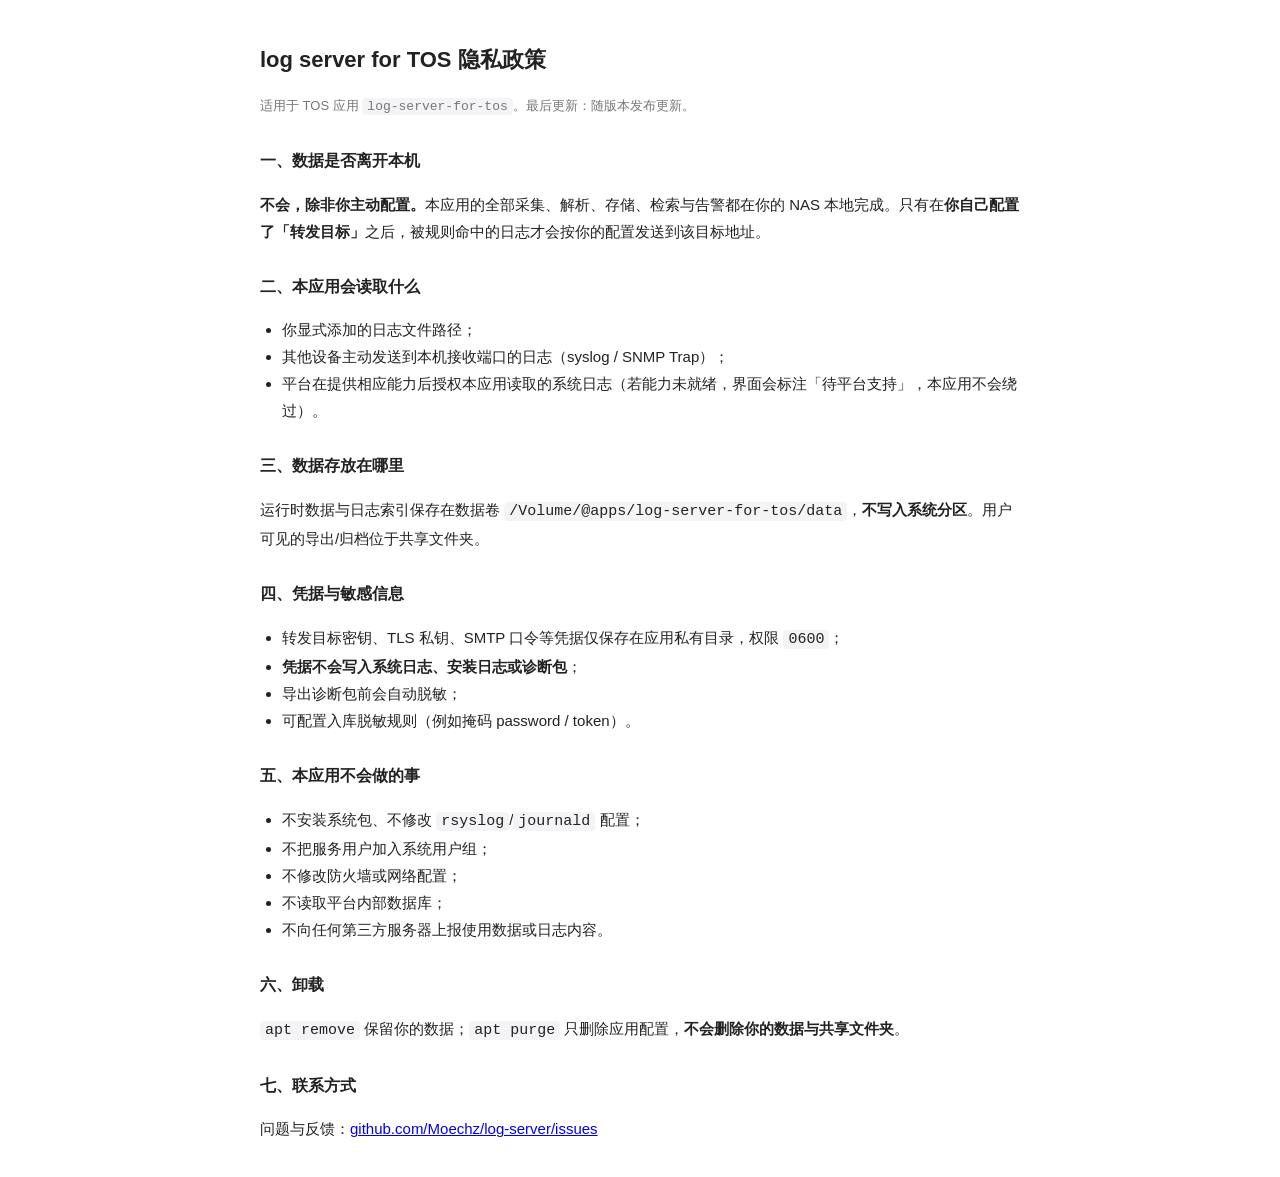
<file: packaging/templates/privacy-policy.html>
<!doctype html>
<html lang="zh-CN">
<head>
<meta charset="utf-8">
<meta name="viewport" content="width=device-width,initial-scale=1">
<title>log server for TOS · 隐私政策</title>
<style>
  body{max-width:760px;margin:40px auto;padding:0 20px;font:15px/1.8 -apple-system,"Microsoft YaHei",sans-serif;color:#222}
  h1{font-size:22px} h2{font-size:16px;margin-top:28px} code{background:#f4f4f6;padding:1px 5px;border-radius:4px}
  ul{padding-left:22px} .muted{color:#777;font-size:13px}
</style>
</head>
<body>
<h1>log server for TOS 隐私政策</h1>
<p class="muted">适用于 TOS 应用 <code>log-server-for-tos</code>。最后更新：随版本发布更新。</p>

<h2>一、数据是否离开本机</h2>
<p><strong>不会，除非你主动配置。</strong>本应用的全部采集、解析、存储、检索与告警都在你的 NAS 本地完成。只有在<strong>你自己配置了「转发目标」</strong>之后，被规则命中的日志才会按你的配置发送到该目标地址。</p>

<h2>二、本应用会读取什么</h2>
<ul>
  <li>你显式添加的日志文件路径；</li>
  <li>其他设备主动发送到本机接收端口的日志（syslog / SNMP Trap）；</li>
  <li>平台在提供相应能力后授权本应用读取的系统日志（若能力未就绪，界面会标注「待平台支持」，本应用不会绕过）。</li>
</ul>

<h2>三、数据存放在哪里</h2>
<p>运行时数据与日志索引保存在数据卷 <code>/Volume<N>/@apps/log-server-for-tos/data</code>，<strong>不写入系统分区</strong>。用户可见的导出/归档位于共享文件夹。</p>

<h2>四、凭据与敏感信息</h2>
<ul>
  <li>转发目标密钥、TLS 私钥、SMTP 口令等凭据仅保存在应用私有目录，权限 <code>0600</code>；</li>
  <li><strong>凭据不会写入系统日志、安装日志或诊断包</strong>；</li>
  <li>导出诊断包前会自动脱敏；</li>
  <li>可配置入库脱敏规则（例如掩码 password / token）。</li>
</ul>

<h2>五、本应用不会做的事</h2>
<ul>
  <li>不安装系统包、不修改 <code>rsyslog</code>/<code>journald</code> 配置；</li>
  <li>不把服务用户加入系统用户组；</li>
  <li>不修改防火墙或网络配置；</li>
  <li>不读取平台内部数据库；</li>
  <li>不向任何第三方服务器上报使用数据或日志内容。</li>
</ul>

<h2>六、卸载</h2>
<p><code>apt remove</code> 保留你的数据；<code>apt purge</code> 只删除应用配置，<strong>不会删除你的数据与共享文件夹</strong>。</p>

<h2>七、联系方式</h2>
<p>问题与反馈：<a href="https://github.com/Moechz/log-server/issues">github.com/Moechz/log-server/issues</a></p>
</body>
</html>
</file>
